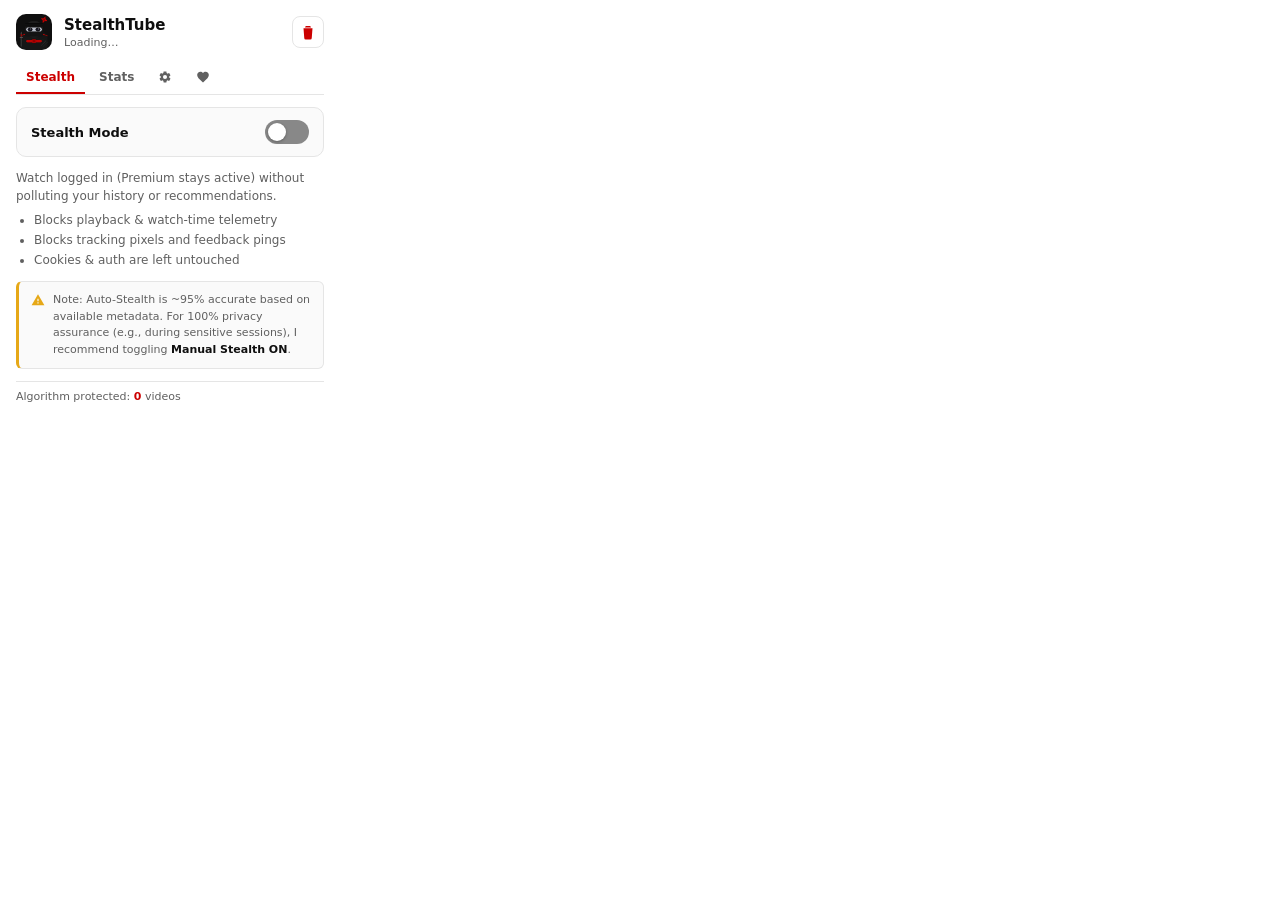
<file: popup.html>
<!doctype html>
<html lang="en">
  <head>
    <meta charset="utf-8" />
    <meta name="viewport" content="width=device-width, initial-scale=1" />
    <title>StealthTube</title>
    <link rel="stylesheet" href="popup.css" />
  </head>
  <body>
    <main class="card">
      <header class="header">
        <img class="logo" src="icons/icon128.png" alt="StealthTube" />
        <div class="title-block">
          <h1>StealthTube</h1>
          <p class="subtitle" id="status-text">Loading…</p>
        </div>
        <button class="icon-btn" id="panic-btn" title="Wipe last watched video from history" aria-label="Panic: wipe last video">
          <svg viewBox="0 0 24 24" width="18" height="18" aria-hidden="true">
            <path fill="currentColor" d="M6 7h12l-1 13a2 2 0 0 1-2 2H9a2 2 0 0 1-2-2L6 7Zm3-3h6l1 2H8l1-2Z"/>
          </svg>
        </button>
      </header>

      <nav class="tabs" role="tablist">
        <button class="tab active" data-tab="main" role="tab" aria-selected="true">Stealth</button>
        <button class="tab" data-tab="stats" role="tab" aria-selected="false">Stats</button>
        <button class="tab" data-tab="settings" role="tab" aria-selected="false" title="Settings">
          <svg viewBox="0 0 24 24" width="14" height="14" aria-hidden="true">
            <path fill="currentColor" d="M19.14 12.94a7.49 7.49 0 0 0 0-1.88l2.03-1.58a.5.5 0 0 0 .12-.64l-1.92-3.32a.5.5 0 0 0-.6-.22l-2.39.96a7.42 7.42 0 0 0-1.62-.94l-.36-2.54a.5.5 0 0 0-.5-.42h-3.84a.5.5 0 0 0-.5.42l-.36 2.54a7.42 7.42 0 0 0-1.62.94l-2.39-.96a.5.5 0 0 0-.6.22L2.71 8.84a.5.5 0 0 0 .12.64l2.03 1.58a7.49 7.49 0 0 0 0 1.88L2.83 14.5a.5.5 0 0 0-.12.64l1.92 3.32a.5.5 0 0 0 .6.22l2.39-.96c.5.38 1.05.7 1.62.94l.36 2.54a.5.5 0 0 0 .5.42h3.84a.5.5 0 0 0 .5-.42l.36-2.54c.57-.24 1.12-.56 1.62-.94l2.39.96a.5.5 0 0 0 .6-.22l1.92-3.32a.5.5 0 0 0-.12-.64l-2.03-1.56ZM12 15.5A3.5 3.5 0 1 1 15.5 12 3.5 3.5 0 0 1 12 15.5Z"/>
          </svg>
        </button>
        <button class="tab" data-tab="about" role="tab" aria-selected="false" title="Support">
          <svg viewBox="0 0 24 24" width="14" height="14" aria-hidden="true">
            <path fill="currentColor" d="M12 21.35l-1.45-1.32C5.4 15.36 2 12.28 2 8.5 2 5.42 4.42 3 7.5 3c1.74 0 3.41.81 4.5 2.09C13.09 3.81 14.76 3 16.5 3 19.58 3 22 5.42 22 8.5c0 3.78-3.4 6.86-8.55 11.54L12 21.35z"/>
          </svg>
        </button>
      </nav>

      <!-- Main panel -->
      <section class="panel active" data-panel="main" role="tabpanel">
        <div class="toggle-row">
          <span class="toggle-label">Stealth Mode</span>
          <label class="switch" for="stealth-toggle">
            <input type="checkbox" id="stealth-toggle" />
            <span class="slider" aria-hidden="true"></span>
          </label>
        </div>
        <div class="info">
          <p>Watch logged in (Premium stays active) without polluting your history or recommendations.</p>
          <ul>
            <li>Blocks playback &amp; watch-time telemetry</li>
            <li>Blocks tracking pixels and feedback pings</li>
            <li>Cookies &amp; auth are left untouched</li>
          </ul>
        </div>
        <div class="disclaimer-box">
          <svg class="disclaimer-icon" viewBox="0 0 24 24" width="14" height="14" aria-hidden="true">
            <path fill="currentColor" d="M1 21h22L12 2 1 21zm12-3h-2v-2h2v2zm0-4h-2v-4h2v4z"/>
          </svg>
          <p>Note: Auto-Stealth is ~95% accurate based on available metadata. For 100% privacy assurance (e.g., during sensitive sessions), I recommend toggling <strong>Manual Stealth ON</strong>.</p>
        </div>
      </section>

      <!-- Stats panel -->
      <section class="panel" data-panel="stats" role="tabpanel" hidden>
        <h2 class="panel-title">Ghost Stats</h2>
        <div class="stat">
          <div class="stat-row"><span>Videos ghosted</span><strong id="stat-ghosted">0</strong></div>
          <div class="bar"><div class="bar-fill" id="bar-ghosted"></div></div>
        </div>
        <div class="stat">
          <div class="stat-row"><span>Pings blocked (est.)</span><strong id="stat-pings">0</strong></div>
          <div class="bar"><div class="bar-fill" id="bar-pings"></div></div>
        </div>
        <div class="stat">
          <div class="stat-row"><span>Time in stealth</span><strong id="stat-time">0m</strong></div>
          <div class="bar"><div class="bar-fill" id="bar-time"></div></div>
        </div>
        <div class="confirm-reset-wrapper">
          <button class="reset-btn" id="reset-stats">Reset Statistics</button>
          <div class="confirm-reset-prompt" id="reset-confirmation" hidden>
            <span class="confirm-text">Are you sure?</span>
            <div class="confirm-actions">
              <button class="btn-confirm-yes" id="reset-yes">Yes, reset</button>
              <button class="btn-confirm-cancel" id="reset-cancel">Cancel</button>
            </div>
          </div>
        </div>
      </section>

      <!-- Settings panel -->
      <section class="panel" data-panel="settings" role="tabpanel" hidden>
        <div class="toggle-row compact">
          <span class="toggle-label">Enable Auto-Stealth</span>
          <label class="switch small" for="auto-toggle">
            <input type="checkbox" id="auto-toggle" />
            <span class="slider" aria-hidden="true"></span>
          </label>
        </div>

        <div class="disclaimer-box compact">
          <svg class="disclaimer-icon" viewBox="0 0 24 24" width="14" height="14" aria-hidden="true">
            <path fill="currentColor" d="M1 21h22L12 2 1 21zm12-3h-2v-2h2v2zm0-4h-2v-4h2v4z"/>
          </svg>
          <p>~95% accurate. For total privacy, toggle Manual Stealth ON.</p>
        </div>

        <section class="settings-group">
          <h3 class="group-title">Quick Presets</h3>
          <p class="group-hint">Pick categories to auto-stealth.</p>
          <div class="preset-list" id="preset-list"><!-- populated by popup.js --></div>
        </section>

        <section class="settings-group">
          <h3 class="group-title">Custom Rules</h3>
          <label class="field">
            <span>Custom keywords</span>
            <textarea id="keywords-input" rows="3" placeholder="One per line, e.g.&#10;reaction&#10;tier list"></textarea>
          </label>
          <label class="field">
            <span>Blacklisted channels</span>
            <textarea id="channels-input" rows="3" placeholder="One per line, e.g.&#10;Mr Beast"></textarea>
          </label>
        </section>

        <button class="primary-btn" id="save-settings">Save</button>
        <p class="hint">Matches are case-insensitive and ignore punctuation, so "D.r.a.m.a" still trips the Drama preset.</p>

        <div class="note-box">
          <svg class="note-icon" viewBox="0 0 20 20" width="14" height="14" aria-hidden="true">
            <path fill="currentColor" d="M10 2a8 8 0 1 0 0 16 8 8 0 0 0 0-16Zm.75 12h-1.5v-1.5h1.5V14Zm0-3h-1.5V6h1.5v5Z"/>
          </svg>
          <p>Auto-detection relies on video metadata (Title, Description, and Hidden Tags). If a creator provides no metadata or tags, stealth mode might not trigger automatically. Use the Channel Blacklist for 100% reliability on specific creators.</p>
        </div>
      </section>

      <!-- About panel -->
      <section class="panel" data-panel="about" role="tabpanel" hidden>
        <h2 class="panel-title">Support StealthTube</h2>
        <p class="about-text">StealthTube is open-source. If it helped you reclaim your focus, consider supporting the project!</p>
        <div class="about-links">
          <a href="https://github.com/costin-cernea/youtube-stealth-mode-extension" target="_blank" rel="noopener" class="about-btn github-btn">
            <svg viewBox="0 0 24 24" width="16" height="16" aria-hidden="true">
              <path fill="currentColor" d="M12 2C6.477 2 2 6.477 2 12c0 4.42 2.87 8.17 6.84 9.5.5.08.66-.23.66-.5v-1.69c-2.77.6-3.36-1.34-3.36-1.34-.46-1.16-1.11-1.47-1.11-1.47-.91-.62.07-.6.07-.6 1 .07 1.53 1.03 1.53 1.03.87 1.52 2.34 1.07 2.91.83.09-.65.35-1.09.63-1.34-2.22-.25-4.55-1.11-4.55-4.92 0-1.11.38-2 1.03-2.71-.1-.25-.45-1.29.1-2.64 0 0 .84-.27 2.75 1.02.79-.22 1.65-.33 2.5-.33.85 0 1.71.11 2.5.33 1.91-1.29 2.75-1.02 2.75-1.02.55 1.35.2 2.39.1 2.64.65.71 1.03 1.6 1.03 2.71 0 3.82-2.34 4.66-4.57 4.91.36.31.69.92.69 1.85V21c0 .27.16.59.67.5C19.14 20.16 22 16.42 22 12A10 10 0 0 0 12 2Z"/>
            </svg>
            View Source on GitHub
          </a>
          <a href="https://buymeacoffee.com/costin" target="_blank" rel="noopener" class="about-btn coffee-btn">
            <svg viewBox="0 0 24 24" width="16" height="16" aria-hidden="true">
              <path fill="currentColor" d="M2 21h18v-2H2v2ZM20 8h-2V5H4v3H2v5a2 2 0 0 0 2 2h12a2 2 0 0 0 2-2v-1h2a2 2 0 0 0 2-2v-1a2 2 0 0 0-2-2Zm0 3h-2v-1h2v1Z"/>
            </svg>
            Buy Me a Coffee
          </a>
        </div>
        <p class="about-version" id="about-version"></p>
      </section>

      <footer class="footer">
        <span class="footer-left">Algorithm protected: <strong id="footer-count">0</strong> videos</span>
        <span class="footer-right" id="version"></span>
      </footer>
    </main>

    <script src="browser-polyfill.js"></script>
    <script src="config.js"></script>
    <script src="popup.js"></script>
  </body>
</html>
</file>
<file: popup.css>
:root {
  color-scheme: light dark;
  --bg: #ffffff;
  --fg: #0f0f0f;
  --muted: #606060;
  --accent: #cc0000;
  --border: #e5e5e5;
  --card: #fafafa;
  --bar: #ececec;
}

@media (prefers-color-scheme: dark) {
  :root {
    --bg: #0f0f0f;
    --fg: #f1f1f1;
    --muted: #aaaaaa;
    --border: #2a2a2a;
    --card: #1a1a1a;
    --bar: #262626;
  }
}

* { box-sizing: border-box; }

html, body {
  margin: 0;
  padding: 0;
  font-family: "Roboto", "Segoe UI", system-ui, -apple-system, sans-serif;
  background: var(--bg);
  color: var(--fg);
  width: 340px;
}

.card { padding: 14px 16px 10px; }

/* ---------- header ---------- */
.header {
  display: flex;
  align-items: center;
  gap: 12px;
  margin-bottom: 12px;
}

.logo {
  width: 36px;
  height: 36px;
  border-radius: 10px;
  flex-shrink: 0;
  object-fit: cover;
}

.title-block { flex: 1; min-width: 0; }
.title-block h1 { margin: 0; font-size: 15px; font-weight: 700; }
.subtitle { margin: 2px 0 0; font-size: 11px; color: var(--muted); }

.icon-btn {
  background: transparent;
  border: 1px solid var(--border);
  color: var(--accent);
  width: 32px;
  height: 32px;
  border-radius: 8px;
  cursor: pointer;
  display: grid;
  place-items: center;
  transition: background 140ms ease, transform 140ms ease;
}

.icon-btn:hover { background: rgba(204, 0, 0, 0.08); }
.icon-btn:active { transform: scale(0.95); }
.icon-btn.busy { opacity: 0.5; pointer-events: none; }

/* ---------- tabs ---------- */
.tabs {
  display: flex;
  gap: 4px;
  border-bottom: 1px solid var(--border);
  margin-bottom: 12px;
}

.tab {
  background: transparent;
  border: 0;
  border-bottom: 2px solid transparent;
  color: var(--muted);
  font: inherit;
  font-size: 12px;
  font-weight: 600;
  padding: 8px 10px;
  cursor: pointer;
  display: inline-flex;
  align-items: center;
  gap: 4px;
}

.tab:hover { color: var(--fg); }
.tab.active {
  color: var(--accent);
  border-bottom-color: var(--accent);
}

.panel { display: block; }
.panel[hidden] { display: none; }
.panel-title { margin: 0 0 10px; font-size: 13px; font-weight: 700; }

/* ---------- toggle ---------- */
.toggle-row {
  display: flex;
  align-items: center;
  justify-content: space-between;
  padding: 12px 14px;
  background: var(--card);
  border: 1px solid var(--border);
  border-radius: 10px;
  margin-bottom: 12px;
}

.toggle-row.compact { padding: 10px 12px; }
.toggle-label { font-size: 13px; font-weight: 600; }

.switch { position: relative; display: inline-block; width: 44px; height: 24px; }
.switch.small { width: 36px; height: 20px; }
.switch input { opacity: 0; width: 0; height: 0; }

.slider {
  position: absolute;
  inset: 0;
  background: #888;
  border-radius: 999px;
  transition: background 160ms ease;
  cursor: pointer;
}

.slider::before {
  content: "";
  position: absolute;
  height: 18px;
  width: 18px;
  left: 3px;
  top: 3px;
  background: #fff;
  border-radius: 50%;
  transition: transform 160ms ease;
  box-shadow: 0 1px 3px rgba(0, 0, 0, 0.3);
}

.switch.small .slider::before { height: 14px; width: 14px; }

.switch input:checked + .slider { background: var(--accent); }
.switch input:checked + .slider::before { transform: translateX(20px); }
.switch.small input:checked + .slider::before { transform: translateX(16px); }
.switch input:focus-visible + .slider { box-shadow: 0 0 0 2px rgba(204, 0, 0, 0.4); }

/* ---------- info ---------- */
.info { font-size: 12px; color: var(--muted); line-height: 1.5; }
.info p { margin: 0 0 6px; }
.info ul { margin: 0; padding-left: 18px; }
.info li { margin: 2px 0; }

/* ---------- stats ---------- */
.stat { margin-bottom: 12px; }
.stat-row {
  display: flex;
  justify-content: space-between;
  align-items: baseline;
  font-size: 12px;
  color: var(--muted);
  margin-bottom: 4px;
}
.stat-row strong { color: var(--fg); font-size: 14px; }
.bar {
  height: 6px;
  background: var(--bar);
  border-radius: 4px;
  overflow: hidden;
}
.bar-fill {
  height: 100%;
  width: 0%;
  background: var(--accent);
  transition: width 320ms ease;
}

.link-btn {
  background: transparent;
  border: 0;
  color: var(--muted);
  font: inherit;
  font-size: 11px;
  text-decoration: underline;
  cursor: pointer;
  padding: 4px 0;
}
.link-btn:hover { color: var(--accent); }

/* ---------- settings ---------- */
.field {
  display: block;
  margin-bottom: 10px;
  font-size: 12px;
  font-weight: 600;
  color: var(--muted);
}
.field span { display: block; margin-bottom: 4px; }
.field textarea {
  width: 100%;
  border: 1px solid var(--border);
  background: var(--card);
  color: var(--fg);
  border-radius: 8px;
  font: inherit;
  font-size: 12px;
  font-weight: 400;
  padding: 8px 10px;
  resize: vertical;
}
.field textarea:focus {
  outline: none;
  border-color: var(--accent);
}

.primary-btn {
  width: 100%;
  background: var(--accent);
  color: #fff;
  border: 0;
  border-radius: 8px;
  font: inherit;
  font-weight: 700;
  font-size: 13px;
  padding: 10px;
  cursor: pointer;
  transition: filter 140ms ease;
}
.primary-btn:hover { filter: brightness(1.1); }
.primary-btn.saved { background: #2e7d32; }

.hint { font-size: 11px; color: var(--muted); margin: 8px 0 0; line-height: 1.4; }

.settings-group {
  margin-top: 12px;
  padding: 10px 12px;
  background: var(--card);
  border: 1px solid var(--border);
  border-radius: 10px;
}

.group-title {
  margin: 0 0 2px;
  font-size: 11px;
  font-weight: 700;
  text-transform: uppercase;
  letter-spacing: 0.6px;
  color: var(--accent);
}

.group-hint {
  margin: 0 0 8px;
  font-size: 11px;
  color: var(--muted);
}

.preset-list {
  display: grid;
  grid-template-columns: 1fr 1fr;
  gap: 6px 12px;
}

.preset-item {
  display: flex;
  align-items: center;
  gap: 8px;
  font-size: 12px;
  font-weight: 500;
  cursor: pointer;
  user-select: none;
  padding: 4px 0;
}

.preset-item input[type="checkbox"] {
  appearance: none;
  -webkit-appearance: none;
  width: 16px;
  height: 16px;
  border: 1.5px solid var(--border);
  border-radius: 4px;
  background: var(--bg);
  display: grid;
  place-items: center;
  cursor: pointer;
  flex-shrink: 0;
  transition: background 140ms ease, border-color 140ms ease;
}

.preset-item input[type="checkbox"]:checked {
  background: var(--accent);
  border-color: var(--accent);
}

.preset-item input[type="checkbox"]:checked::after {
  content: "";
  width: 8px;
  height: 4px;
  border-left: 2px solid #fff;
  border-bottom: 2px solid #fff;
  transform: rotate(-45deg) translate(1px, -1px);
}

.preset-item input[type="checkbox"]:focus-visible {
  outline: 2px solid rgba(204, 0, 0, 0.4);
  outline-offset: 1px;
}

.settings-group .field { margin-bottom: 8px; }
.settings-group .field:last-child { margin-bottom: 0; }

/* ---------- note box ---------- */
.note-box {
  display: flex;
  gap: 8px;
  align-items: flex-start;
  margin-top: 12px;
  padding: 10px 12px;
  background: var(--card);
  border: 1px solid var(--border);
  border-left: 3px solid var(--accent);
  border-radius: 6px;
}

.note-icon {
  flex-shrink: 0;
  color: var(--accent);
  margin-top: 1px;
}

.note-box p {
  margin: 0;
  font-size: 11px;
  line-height: 1.5;
  color: var(--muted);
}

/* ---------- disclaimer ---------- */
.disclaimer-box {
  display: flex;
  gap: 8px;
  align-items: flex-start;
  margin-top: 12px;
  padding: 10px 12px;
  background: var(--card);
  border: 1px solid var(--border);
  border-left: 3px solid #e6a817;
  border-radius: 6px;
}
.disclaimer-box.compact { margin-top: 10px; margin-bottom: 2px; }

.disclaimer-icon {
  flex-shrink: 0;
  color: #e6a817;
  margin-top: 1px;
}

.disclaimer-box p {
  margin: 0;
  font-size: 11px;
  line-height: 1.5;
  color: var(--muted);
}

.disclaimer-box strong { color: var(--fg); }

/* ---------- footer ---------- */
.footer {
  display: flex;
  justify-content: space-between;
  margin-top: 12px;
  padding-top: 8px;
  border-top: 1px solid var(--border);
  font-size: 11px;
  color: var(--muted);
}
.footer strong { color: var(--accent); }

/* ---------- reset / confirmation ---------- */
.confirm-reset-wrapper {
  position: relative;
}

.reset-btn {
  width: 100%;
  background: transparent;
  border: 1px solid var(--border);
  color: var(--muted);
  border-radius: 8px;
  font: inherit;
  font-size: 12px;
  font-weight: 600;
  padding: 8px;
  cursor: pointer;
  transition: background 140ms ease, color 140ms ease, border-color 140ms ease, opacity 160ms ease;
}
.reset-btn:hover {
  color: var(--accent);
  border-color: var(--accent);
  background: rgba(204, 0, 0, 0.06);
}
.reset-btn.hidden { display: none; }

.confirm-reset-prompt {
  display: flex;
  align-items: center;
  justify-content: space-between;
  gap: 10px;
  padding: 8px 10px;
  background: var(--card);
  border: 1px solid var(--accent);
  border-radius: 8px;
  animation: confirmSlide 180ms ease;
}
.confirm-reset-prompt[hidden] { display: none; }

@keyframes confirmSlide {
  from { opacity: 0; transform: translateY(-4px); }
  to   { opacity: 1; transform: translateY(0); }
}

.confirm-text {
  font-size: 12px;
  font-weight: 600;
  color: var(--fg);
  white-space: nowrap;
}

.confirm-actions {
  display: flex;
  gap: 6px;
  flex-shrink: 0;
}

.btn-confirm-yes,
.btn-confirm-cancel {
  border: 0;
  border-radius: 6px;
  font: inherit;
  font-size: 11px;
  font-weight: 700;
  padding: 5px 12px;
  cursor: pointer;
  transition: filter 120ms ease, transform 120ms ease;
}
.btn-confirm-yes:active,
.btn-confirm-cancel:active { transform: scale(0.96); }

.btn-confirm-yes {
  background: var(--accent);
  color: #fff;
}
.btn-confirm-yes:hover { filter: brightness(1.15); }

.btn-confirm-cancel {
  background: transparent;
  color: var(--muted);
  border: 1px solid var(--border);
}
.btn-confirm-cancel:hover {
  color: var(--fg);
  border-color: var(--fg);
}

/* ---------- about ---------- */
.about-text {
  font-size: 12px;
  color: var(--muted);
  line-height: 1.5;
  margin: 0 0 14px;
}

.about-links {
  display: flex;
  flex-direction: column;
  gap: 8px;
}

.about-btn {
  display: flex;
  align-items: center;
  gap: 10px;
  padding: 10px 14px;
  border-radius: 8px;
  font-size: 12px;
  font-weight: 600;
  text-decoration: none;
  transition: filter 140ms ease, transform 140ms ease;
  cursor: pointer;
}
.about-btn:hover { filter: brightness(1.15); }
.about-btn:active { transform: scale(0.98); }

.about-btn svg { flex-shrink: 0; }

.github-btn {
  background: var(--card);
  color: var(--fg);
  border: 1px solid var(--border);
}

.coffee-btn {
  background: var(--accent);
  color: #fff;
  border: 1px solid var(--accent);
}

.about-version {
  margin: 16px 0 0;
  font-size: 11px;
  color: var(--muted);
  text-align: center;
}
</file>
